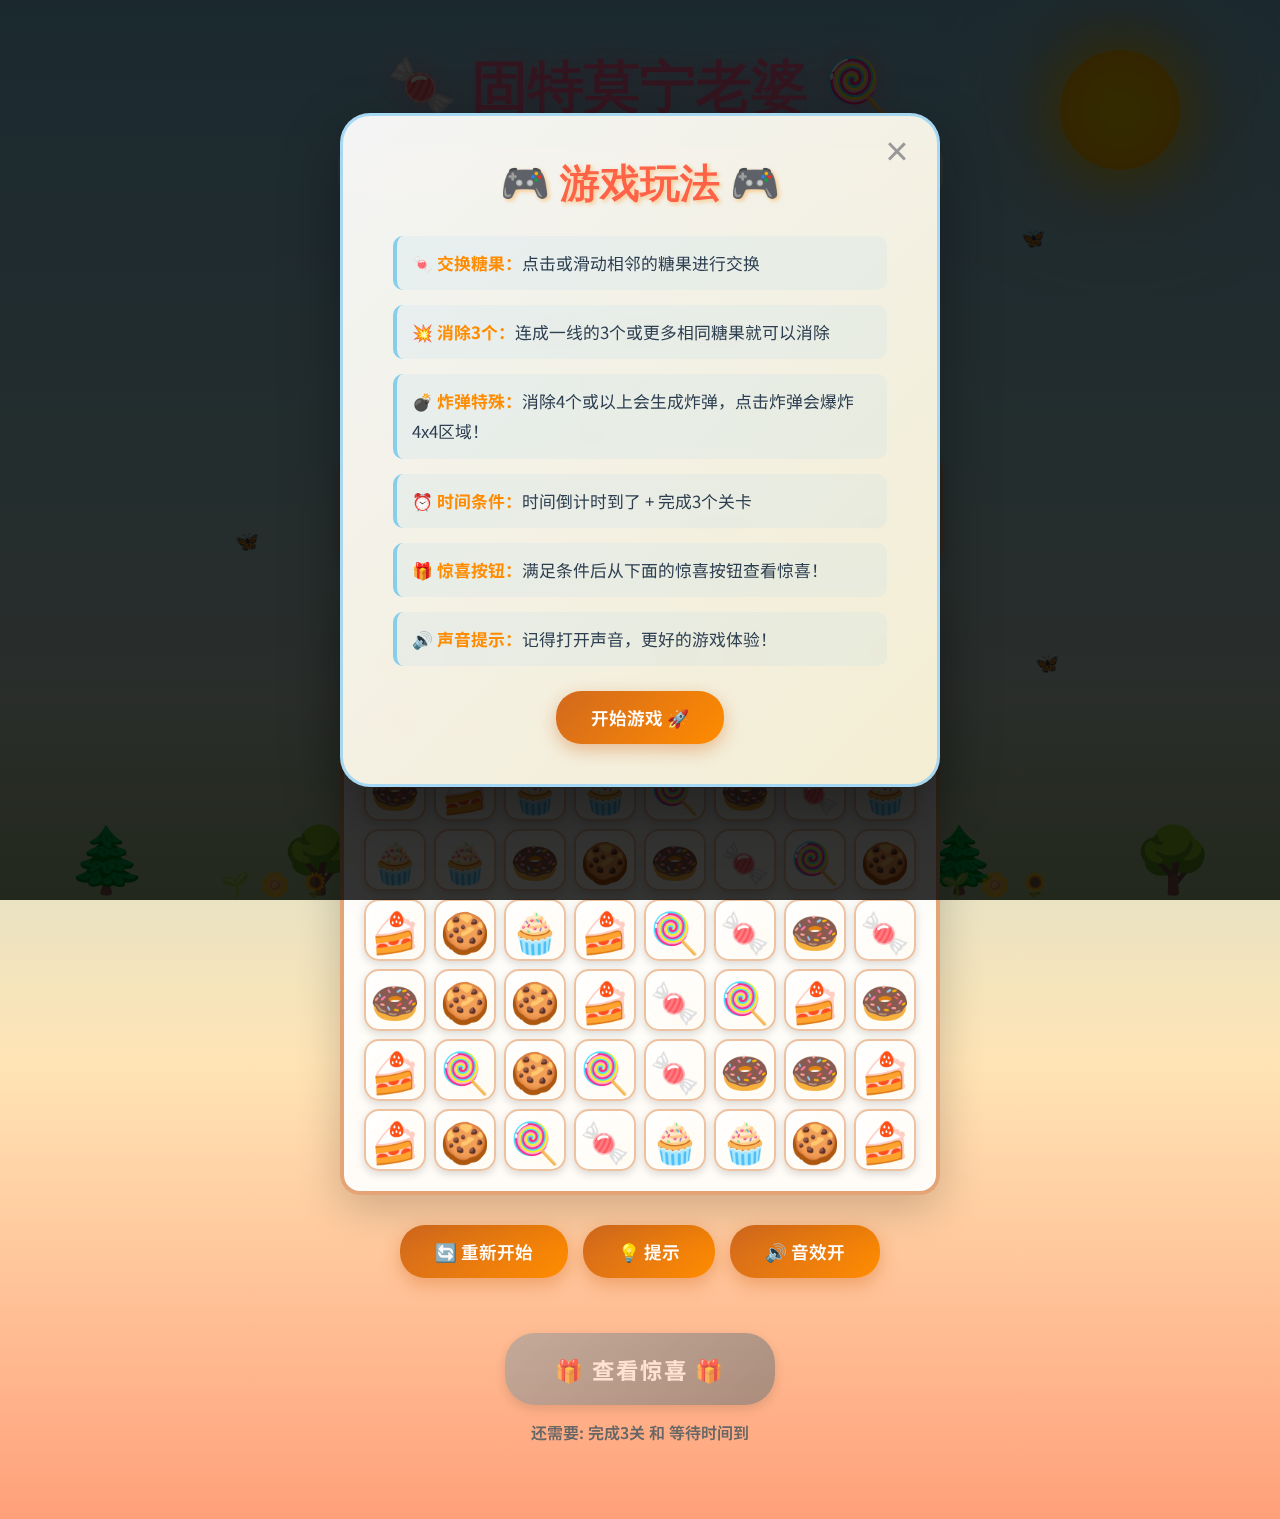
<file: index.html>
<!DOCTYPE html>
<html lang="zh">
<head>
    <meta charset="UTF-8">
    <meta name="viewport" content="width=device-width, initial-scale=1.0, maximum-scale=1.0, user-scalable=no">
    <title>🍬 固特莫宁老婆 🍭</title>
    <link href="https://fonts.googleapis.com/css2?family=Dancing+Script:wght@700&family=Noto+Sans+SC:wght@300;400&display=swap" rel="stylesheet">
    <link rel="stylesheet" href="styles.css">
</head>
<body>
    <!-- 太阳 -->
    <div class="sun" id="sun"></div>
    
    <!-- 云朵 -->
    <div class="clouds-container" id="clouds"></div>

    <!-- 飞鸟 -->
    <div class="birds-container" id="birds"></div>

    <!-- 树木 -->
    <div class="trees-container" id="trees"></div>

    <div class="container">
        <!-- 游戏主界面 -->
        <div class="game-section" id="gameSection">
            <h1 class="title">🍬 固特莫宁老婆 🍭</h1>
            <p class="subtitle">老婆固特莫宁， 起来了就玩游戏吧爱你哦，赢了3关才有惊喜</p>

            <!-- 教程弹窗 -->
            <div class="game-modal" id="tutorialModal" style="display: flex;">
                <div class="modal-content tutorial">
                    <button class="close-btn" id="closeTutorial">×</button>
                    <h2>🎮 游戏玩法 🎮</h2>
                    <div class="tutorial-content">
                        <p class="tutorial-item">🍬 <strong>交换糖果：</strong>点击或滑动相邻的糖果进行交换</p>
                        <p class="tutorial-item">💥 <strong>消除3个：</strong>连成一线的3个或更多相同糖果就可以消除</p>
                        <p class="tutorial-item">💣 <strong>炸弹特殊：</strong>消除4个或以上会生成炸弹，点击炸弹会爆炸4x4区域！</p>
                        <p class="tutorial-item">⏰ <strong>时间条件：</strong>时间倒计时到了 + 完成3个关卡</p>
                        <p class="tutorial-item">🎁 <strong>惊喜按钮：</strong>满足条件后从下面的惊喜按钮查看惊喜！</p>
                        <p class="tutorial-item">🔊 <strong>声音提示：</strong>记得打开声音，更好的游戏体验！</p>
                    </div>
                    <button class="game-btn" id="startGameBtn">开始游戏 🚀</button>
                </div>
            </div>

            <!-- 倒计时显示 -->
            <div class="countdown-box">
                <div class="countdown-label">✨ 惊喜倒计时 ✨</div>
                <div class="countdown-time" id="countdownTime">00:00:00</div>
                <div class="countdown-status" id="countdownStatus">游戏进度: <span id="levelProgress">0/3</span> 关</div>
            </div>

            <!-- 游戏信息栏 -->
            <div class="game-info">
                <div class="info-box">
                    <div class="info-label">关卡</div>
                    <div class="info-value" id="level">1</div>
                </div>
                <div class="info-box">
                    <div class="info-label">得分</div>
                    <div class="info-value" id="score">0</div>
                </div>
                <div class="info-box">
                    <div class="info-label">目标</div>
                    <div class="info-value" id="target">1000</div>
                </div>
                <div class="info-box">
                    <div class="info-label">移动次数</div>
                    <div class="info-value" id="moves">30</div>
                </div>
            </div>

            <!-- 游戏棋盘 -->
            <div class="game-board" id="gameBoard"></div>

            <!-- 控制按钮 -->
            <div class="game-controls">
                <button class="game-btn" id="restartBtn">🔄 重新开始</button>
                <button class="game-btn" id="hintBtn">💡 提示</button>
                <button class="game-btn" id="soundBtn">🔊 音效开</button>
            </div>
            
            <!-- 去惊喜页面按钮 -->
            <div class="surprise-button-container">
                <button class="surprise-btn disabled" id="surpriseBtn" disabled>
                    🎁 查看惊喜 🎁
                </button>
                <p class="surprise-hint" id="surpriseHint">完成条件后解锁</p>
            </div>

            <!-- 游戏胜利弹窗 -->
            <div class="game-modal" id="winModal">
                <div class="modal-content win">
                    <button class="close-btn" id="closeWinModal">×</button>
                    <h2 id="winTitle">🎉 恭喜过关！ 🎉</h2>
                    <p class="modal-score">得分: <span id="winScore">0</span></p>
                    <p class="modal-message" id="winMessage">太棒了！准备好下一关了吗？</p>
                    <button class="game-btn" id="nextLevelBtn">下一关 →</button>
                </div>
            </div>

            <!-- 游戏失败弹窗 -->
            <div class="game-modal" id="loseModal">
                <div class="modal-content lose">
                    <h2>💔 加油！ 💔</h2>
                    <p class="modal-score">得分: <span id="loseScore">0</span></p>
                    <p class="modal-message">差一点就成功了，再试一次吧！</p>
                    <button class="game-btn" id="retryBtn">重试</button>
                </div>
            </div>
        </div>
    </div>

    <script src="script.js"></script>
</body>
</html>
</file>
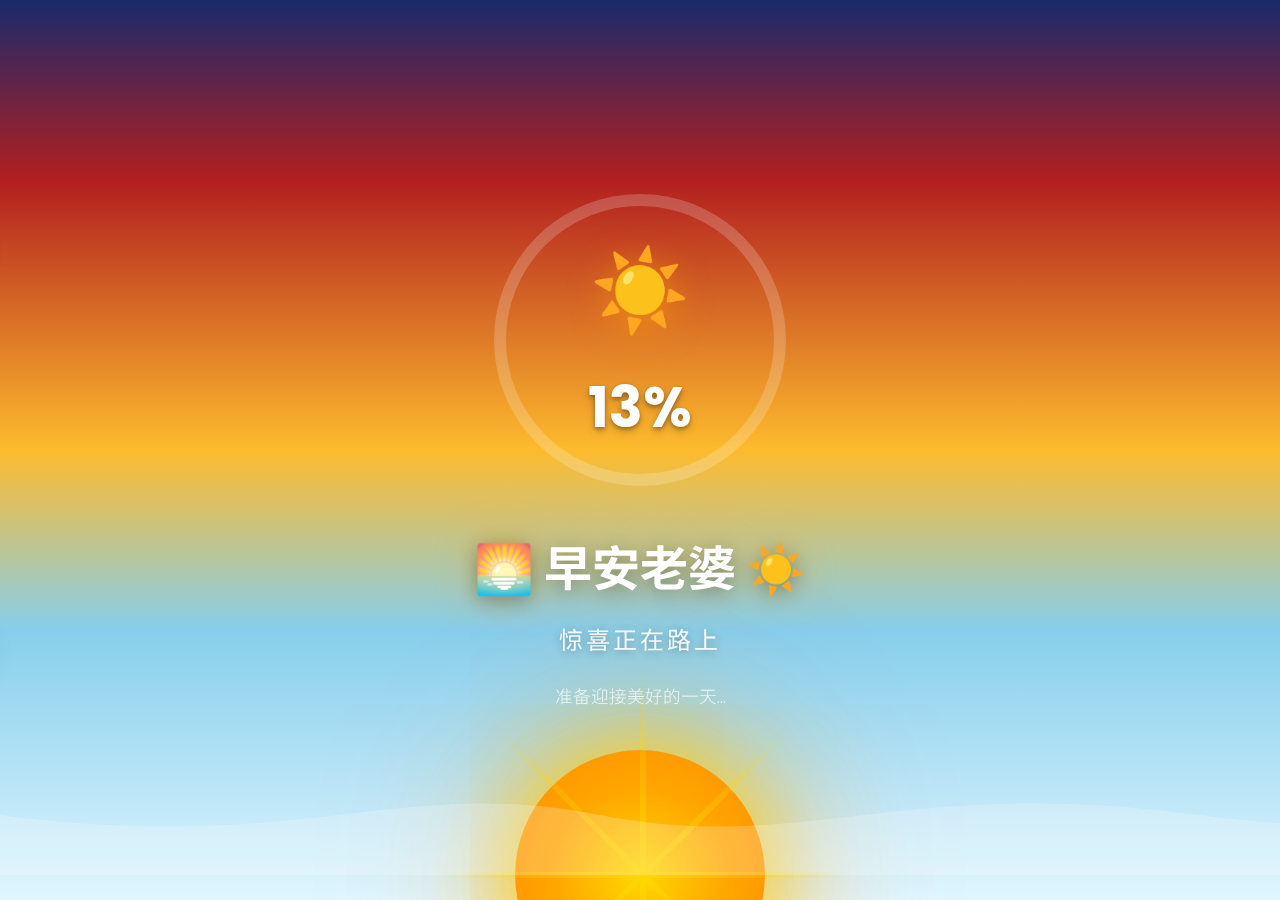
<file: loading.html>
<!DOCTYPE html>
<html lang="zh">
<head>
    <meta charset="UTF-8">
    <meta name="viewport" content="width=device-width, initial-scale=1.0">
    <title>🌅 早安惊喜 ☀️</title>
    <link href="https://fonts.googleapis.com/css2?family=Poppins:wght@300;400;600;700&family=Noto+Sans+SC:wght@300;400;700&display=swap" rel="stylesheet">
    <style>
        * {
            margin: 0;
            padding: 0;
            box-sizing: border-box;
        }

        body {
            min-height: 100vh;
            background: linear-gradient(to bottom, 
                #1a2a6c 0%, 
                #b21f1f 20%, 
                #fdbb2d 50%,
                #87CEEB 70%,
                #E0F6FF 100%);
            font-family: 'Poppins', 'Noto Sans SC', sans-serif;
            overflow: hidden;
            display: flex;
            align-items: center;
            justify-content: center;
            position: relative;
            animation: skyTransition 20s ease-in-out infinite;
        }

        @keyframes skyTransition {
            0%, 100% {
                background: linear-gradient(to bottom, 
                    #1a2a6c 0%, 
                    #b21f1f 20%, 
                    #fdbb2d 50%,
                    #87CEEB 70%,
                    #E0F6FF 100%);
            }
            50% {
                background: linear-gradient(to bottom, 
                    #0f2862 0%, 
                    #c72c41 20%, 
                    #f89b29 50%,
                    #6ab7d4 70%,
                    #d4eef7 100%);
            }
        }

        /* 太阳 */
        .sun {
            position: fixed;
            bottom: -100px;
            left: 50%;
            transform: translateX(-50%);
            width: 250px;
            height: 250px;
            background: radial-gradient(circle, #FFD700 0%, #FFA500 50%, #FF8C00 100%);
            border-radius: 50%;
            animation: sunRise 15s ease-in-out infinite;
            box-shadow: 0 0 80px rgba(255, 215, 0, 0.8),
                        0 0 150px rgba(255, 165, 0, 0.6),
                        0 0 200px rgba(255, 140, 0, 0.4);
            z-index: 1;
        }

        @keyframes sunRise {
            0% {
                bottom: -100px;
                box-shadow: 0 0 80px rgba(255, 215, 0, 0.8);
            }
            50% {
                bottom: 20%;
                box-shadow: 0 0 120px rgba(255, 215, 0, 1),
                            0 0 200px rgba(255, 165, 0, 0.8),
                            0 0 300px rgba(255, 140, 0, 0.6);
            }
            100% {
                bottom: -100px;
                box-shadow: 0 0 80px rgba(255, 215, 0, 0.8);
            }
        }

        /* 太阳光线 */
        .sun-ray {
            position: absolute;
            top: 50%;
            left: 50%;
            width: 6px;
            height: 200px;
            background: linear-gradient(to bottom, rgba(255, 215, 0, 0.6), transparent);
            transform-origin: top center;
            animation: rayRotate 8s linear infinite;
        }

        .sun-ray:nth-child(2) { transform: rotate(45deg); animation-delay: -1s; }
        .sun-ray:nth-child(3) { transform: rotate(90deg); animation-delay: -2s; }
        .sun-ray:nth-child(4) { transform: rotate(135deg); animation-delay: -3s; }
        .sun-ray:nth-child(5) { transform: rotate(180deg); animation-delay: -4s; }
        .sun-ray:nth-child(6) { transform: rotate(225deg); animation-delay: -5s; }
        .sun-ray:nth-child(7) { transform: rotate(270deg); animation-delay: -6s; }
        .sun-ray:nth-child(8) { transform: rotate(315deg); animation-delay: -7s; }

        @keyframes rayRotate {
            0% { opacity: 0.3; transform: rotate(0deg) scale(1); }
            50% { opacity: 0.8; transform: rotate(180deg) scale(1.2); }
            100% { opacity: 0.3; transform: rotate(360deg) scale(1); }
        }

        /* 云朵 */
        .cloud {
            position: fixed;
            background: rgba(255, 255, 255, 0.85);
            border-radius: 100px;
            box-shadow: 0 8px 30px rgba(0, 0, 0, 0.1);
            animation: cloudFloat 30s linear infinite;
        }

        .cloud::before,
        .cloud::after {
            content: '';
            position: absolute;
            background: rgba(255, 255, 255, 0.85);
            border-radius: 100px;
        }

        .cloud-1 {
            width: 120px;
            height: 50px;
            top: 15%;
            left: -150px;
            animation-duration: 35s;
        }

        .cloud-1::before {
            width: 60px;
            height: 60px;
            top: -30px;
            left: 15px;
        }

        .cloud-1::after {
            width: 80px;
            height: 60px;
            top: -25px;
            right: 15px;
        }

        .cloud-2 {
            width: 100px;
            height: 40px;
            top: 25%;
            left: -120px;
            animation-duration: 40s;
            animation-delay: -10s;
        }

        .cloud-2::before {
            width: 50px;
            height: 50px;
            top: -25px;
            left: 12px;
        }

        .cloud-2::after {
            width: 60px;
            height: 50px;
            top: -20px;
            right: 12px;
        }

        .cloud-3 {
            width: 90px;
            height: 35px;
            top: 70%;
            left: -100px;
            animation-duration: 45s;
            animation-delay: -20s;
        }

        .cloud-3::before {
            width: 40px;
            height: 45px;
            top: -20px;
            left: 10px;
        }

        .cloud-3::after {
            width: 50px;
            height: 45px;
            top: -18px;
            right: 10px;
        }

        @keyframes cloudFloat {
            from { transform: translateX(0); }
            to { transform: translateX(calc(100vw + 200px)); }
        }

        /* 鸟儿 */
        .bird {
            position: fixed;
            font-size: 24px;
            animation: birdFly 25s linear infinite;
            z-index: 10;
        }

        .bird-1 {
            top: 20%;
            left: -50px;
            animation-duration: 20s;
        }

        .bird-2 {
            top: 35%;
            left: -50px;
            animation-duration: 28s;
            animation-delay: -8s;
        }

        @keyframes birdFly {
            from {
                left: -50px;
                transform: translateY(0);
            }
            50% {
                transform: translateY(-30px);
            }
            to {
                left: calc(100% + 50px);
                transform: translateY(0);
            }
        }

        /* 金色粒子 */
        .sparkle {
            position: fixed;
            width: 4px;
            height: 4px;
            background: #FFD700;
            border-radius: 50%;
            pointer-events: none;
            animation: sparkleFloat 4s ease-in-out infinite;
            opacity: 0;
            z-index: 5;
            box-shadow: 0 0 10px #FFD700;
        }

        @keyframes sparkleFloat {
            0% {
                transform: translateY(100vh) scale(0);
                opacity: 0;
            }
            10% {
                opacity: 1;
            }
            90% {
                opacity: 1;
            }
            100% {
                transform: translateY(-100px) scale(1);
                opacity: 0;
            }
        }

        /* 加载容器 */
        .loading-container {
            position: relative;
            z-index: 20;
            display: flex;
            flex-direction: column;
            align-items: center;
            justify-content: center;
            text-align: center;
        }

        /* 圆形进度条 */
        .progress-ring {
            position: relative;
            width: 300px;
            height: 300px;
        }

        .progress-ring-circle {
            transform: rotate(-90deg);
            transform-origin: 50% 50%;
        }

        .progress-ring-bg {
            stroke: rgba(255, 255, 255, 0.2);
            fill: none;
            stroke-width: 12;
        }

        .progress-ring-fill {
            stroke: url(#gradient);
            fill: none;
            stroke-width: 12;
            stroke-linecap: round;
            stroke-dasharray: 880;
            stroke-dashoffset: 880;
            animation: progressFill 15s linear forwards;
            filter: drop-shadow(0 0 10px rgba(255, 165, 0, 0.8));
        }

        @keyframes progressFill {
            to {
                stroke-dashoffset: 0;
            }
        }

        /* 中心内容 */
        .progress-center {
            position: absolute;
            top: 50%;
            left: 50%;
            transform: translate(-50%, -50%);
            display: flex;
            flex-direction: column;
            align-items: center;
            justify-content: center;
        }

        .progress-icon {
            font-size: 5rem;
            margin-bottom: 15px;
            animation: iconFloat 3s ease-in-out infinite;
            filter: drop-shadow(0 5px 15px rgba(255, 165, 0, 0.5));
        }

        @keyframes iconFloat {
            0%, 100% {
                transform: translateY(0) scale(1);
            }
            50% {
                transform: translateY(-15px) scale(1.1);
            }
        }

        .progress-percentage {
            font-size: 3.5rem;
            font-weight: 700;
            color: #ffffff;
            text-shadow: 
                0 2px 4px rgba(0, 0, 0, 0.3),
                0 4px 8px rgba(0, 0, 0, 0.2);
        }

        @keyframes gradientMove {
            0%, 100% {
                background-position: 0% 50%;
            }
            50% {
                background-position: 100% 50%;
            }
        }

        /* 文字样式 */
        .loading-title {
            font-size: 3rem;
            font-weight: 700;
            color: #fff;
            margin-top: 40px;
            text-shadow: 0 4px 20px rgba(0, 0, 0, 0.3),
                         0 0 40px rgba(255, 165, 0, 0.4);
            animation: titlePulse 2s ease-in-out infinite;
        }

        @keyframes titlePulse {
            0%, 100% {
                transform: scale(1);
                text-shadow: 0 4px 20px rgba(0, 0, 0, 0.3);
            }
            50% {
                transform: scale(1.02);
                text-shadow: 0 4px 30px rgba(0, 0, 0, 0.4),
                             0 0 60px rgba(255, 165, 0, 0.6);
            }
        }

        .loading-subtitle {
            font-size: 1.5rem;
            color: rgba(255, 255, 255, 0.9);
            margin-top: 15px;
            letter-spacing: 3px;
            text-shadow: 0 2px 10px rgba(0, 0, 0, 0.3);
        }

        .loading-message {
            font-size: 1.1rem;
            color: rgba(255, 255, 255, 0.8);
            margin-top: 25px;
            font-weight: 300;
            animation: messageFade 3s ease-in-out infinite;
        }

        @keyframes messageFade {
            0%, 100% {
                opacity: 0.6;
            }
            50% {
                opacity: 1;
            }
        }

        .loading-dots::after {
            content: '...';
            animation: dots 1.5s steps(4, end) infinite;
        }

        @keyframes dots {
            0%, 20% { content: '.'; }
            40% { content: '..'; }
            60%, 100% { content: '...'; }
        }

        /* 波浪装饰 */
        .wave {
            position: fixed;
            bottom: -5px;
            left: 0;
            width: 100%;
            height: 150px;
            background: url("data:image/svg+xml,%3Csvg xmlns='http://www.w3.org/2000/svg' viewBox='0 0 1200 120'%3E%3Cpath d='M0,60 C300,100 400,20 600,60 C800,100 900,20 1200,60 L1200,120 L0,120 Z' fill='rgba(255,255,255,0.2)'/%3E%3C/svg%3E");
            background-size: 1200px 120px;
            animation: waveMove 10s linear infinite;
            opacity: 0.6;
            z-index: 2;
        }

        .wave:nth-child(2) {
            bottom: -10px;
            animation-duration: 15s;
            animation-delay: -5s;
            opacity: 0.4;
        }

        @keyframes waveMove {
            0% {
                background-position: 0 0;
            }
            100% {
                background-position: 1200px 0;
            }
        }

        /* 响应式设计 */
        @media (max-width: 768px) {
            .sun {
                width: 180px;
                height: 180px;
            }

            .progress-ring {
                width: 240px;
                height: 240px;
                margin: 0 auto;
            }

            .progress-ring svg {
                width: 240px;
                height: 240px;
            }

            .progress-icon {
                font-size: 3.5rem;
            }

            .progress-percentage {
                font-size: 2.5rem;
            }

            .loading-title {
                font-size: 2.2rem;
            }

            .loading-subtitle {
                font-size: 1.2rem;
            }

            .loading-message {
                font-size: 1rem;
            }
        }

        @media (max-width: 480px) {
            .sun {
                width: 140px;
                height: 140px;
            }

            .progress-ring {
                width: 200px;
                height: 200px;
                margin: 0 auto;
            }

            .progress-ring svg {
                width: 200px;
                height: 200px;
            }

            .progress-icon {
                font-size: 2.5rem;
            }

            .progress-percentage {
                font-size: 2rem;
            }

            .loading-title {
                font-size: 1.8rem;
            }

            .loading-subtitle {
                font-size: 1rem;
                letter-spacing: 2px;
            }

            .loading-message {
                font-size: 0.9rem;
            }
        }
    </style>
</head>
<body>
    <!-- 太阳 -->
    <div class="sun">
        <div class="sun-ray"></div>
        <div class="sun-ray"></div>
        <div class="sun-ray"></div>
        <div class="sun-ray"></div>
        <div class="sun-ray"></div>
        <div class="sun-ray"></div>
        <div class="sun-ray"></div>
        <div class="sun-ray"></div>
    </div>

    <!-- 云朵 -->
    <div class="cloud cloud-1"></div>
    <div class="cloud cloud-2"></div>
    <div class="cloud cloud-3"></div>

    <!-- 鸟儿 -->
    <div class="bird bird-1">🦅</div>
    <div class="bird bird-2">🕊️</div>

    <!-- 波浪装饰 -->
    <div class="wave"></div>
    <div class="wave"></div>

    <!-- 加载容器 -->
    <div class="loading-container">
        <div class="progress-ring">
            <svg width="300" height="300" viewBox="0 0 300 300">
                <defs>
                    <linearGradient id="gradient" x1="0%" y1="0%" x2="100%" y2="100%">
                        <stop offset="0%" style="stop-color:#B2F5EA;stop-opacity:1" />
                        <stop offset="50%" style="stop-color:#4FD1C5;stop-opacity:1" />
                        <stop offset="100%" style="stop-color:#38B2AC;stop-opacity:1" />
                    </linearGradient>
                </defs>
                <circle class="progress-ring-bg" cx="150" cy="150" r="140" />
                <circle class="progress-ring-fill" cx="150" cy="150" r="140" />
            </svg>
            
            <div class="progress-center">
                <div class="progress-icon">☀️</div>
                <div class="progress-percentage" id="percentage">0%</div>
            </div>
        </div>

        <h1 class="loading-title">🌅 早安老婆 ☀️</h1>
        <p class="loading-subtitle">惊喜正在路上</p>
        <p class="loading-message">准备迎接美好的一天<span class="loading-dots"></span></p>
    </div>

    <script>
        // 创建金色粒子
        function createSparkles() {
            setInterval(() => {
                const sparkle = document.createElement('div');
                sparkle.className = 'sparkle';
                sparkle.style.left = Math.random() * 100 + '%';
                sparkle.style.animationDuration = (3 + Math.random() * 2) + 's';
                sparkle.style.animationDelay = Math.random() + 's';
                document.body.appendChild(sparkle);
                
                setTimeout(() => sparkle.remove(), 5000);
            }, 300);
        }

        // 更新百分比
        function updatePercentage() {
            const percentageEl = document.getElementById('percentage');
            let current = 0;
            const interval = setInterval(() => {
                current += 1;
                percentageEl.textContent = current + '%';
                
                if (current >= 100) {
                    clearInterval(interval);
                    setTimeout(() => {
                        window.location.href = 'surprise.html';
                    }, 800);
                }
            }, 150); // 15秒
        }

        // 初始化
        createSparkles();
        updatePercentage();
    </script>
</body>
</html>
</file>
<file: styles.css>
* {
    margin: 0;
    padding: 0;
    box-sizing: border-box;
}

body {
    min-height: 100vh;
    background: linear-gradient(to bottom, #87CEEB 0%, #B0E0E6 30%, #FFE4B5 70%, #FFA07A 100%);
    font-family: 'Noto Sans SC', sans-serif;
    overflow-x: hidden;
    overflow-y: auto;
    position: relative;
    -webkit-overflow-scrolling: touch;
}

/* 太阳 */
.sun {
    position: fixed;
    top: 50px;
    right: 100px;
    width: 120px;
    height: 120px;
    background: radial-gradient(circle, #FFD700 0%, #FFA500 100%);
    border-radius: 50%;
    box-shadow: 0 0 60px rgba(255, 215, 0, 0.8),
                0 0 100px rgba(255, 165, 0, 0.6),
                0 0 140px rgba(255, 140, 0, 0.4);
    z-index: 1;
    animation: sunPulse 4s ease-in-out infinite;
}

@keyframes sunPulse {
    0%, 100% { transform: scale(1); box-shadow: 0 0 60px rgba(255, 215, 0, 0.8), 0 0 100px rgba(255, 165, 0, 0.6); }
    50% { transform: scale(1.05); box-shadow: 0 0 80px rgba(255, 215, 0, 1), 0 0 120px rgba(255, 165, 0, 0.8); }
}

/* 太阳光芒 */
.sun::before {
    content: '';
    position: absolute;
    top: 50%;
    left: 50%;
    width: 200px;
    height: 200px;
    margin: -100px 0 0 -100px;
    background: radial-gradient(circle, rgba(255, 215, 0, 0.3) 0%, transparent 70%);
    animation: sunRays 8s linear infinite;
}

@keyframes sunRays {
    from { transform: rotate(0deg); }
    to { transform: rotate(360deg); }
}

/* 云朵容器 */
.clouds-container {
    position: fixed;
    top: 0;
    left: 0;
    width: 100%;
    height: 100%;
    pointer-events: none;
    z-index: 1;
    overflow: hidden;
}

.cloud {
    position: absolute;
    font-size: 3rem;
    opacity: 0.8;
    animation: cloudFloat 20s linear infinite;
}

@keyframes cloudFloat {
    from {
        transform: translateX(-100px);
    }
    to {
        transform: translateX(calc(100vw + 100px));
    }
}

/* 树木容器 */
.trees-container {
    position: fixed;
    bottom: 0;
    left: 0;
    width: 100%;
    height: 200px;
    pointer-events: none;
    z-index: 1;
    display: flex;
    align-items: flex-end;
    justify-content: space-around;
    background: linear-gradient(to top, rgba(34, 139, 34, 0.3) 0%, transparent 100%);
}

.tree {
    font-size: 4rem;
    animation: treeWave 3s ease-in-out infinite;
    transform-origin: bottom center;
}

@keyframes treeWave {
    0%, 100% { transform: rotate(0deg); }
    25% { transform: rotate(-2deg); }
    75% { transform: rotate(2deg); }
}

/* 草地和花 */
.trees-container::before {
    content: '🌱🌼🌻🌸🌺🌷🌱🌼🌻🌸🌺🌷🌱🌼🌻🌸🌺🌷🌱🌼🌻';
    position: absolute;
    bottom: 0;
    left: 0;
    width: 100%;
    font-size: 1.5rem;
    text-align: center;
    letter-spacing: 10px;
    opacity: 0.8;
}

/* 飞鸟容器 */
.birds-container {
    position: fixed;
    top: 0;
    left: 0;
    width: 100%;
    height: 100%;
    pointer-events: none;
    z-index: 2;
    overflow: hidden;
}

.bird {
    position: absolute;
    font-size: 1.5rem;
    opacity: 0.7;
    animation: birdFly 15s linear infinite;
}

@keyframes birdFly {
    from {
        transform: translateX(-100px) translateY(0);
    }
    to {
        transform: translateX(calc(100vw + 100px)) translateY(-50px);
    }
}

/* 蝴蝶效果 */
.butterfly {
    position: fixed;
    font-size: 1.2rem;
    animation: butterflyFloat 8s ease-in-out infinite;
    pointer-events: none;
    z-index: 3;
}

@keyframes butterflyFloat {
    0%, 100% { transform: translate(0, 0) rotate(0deg); }
    25% { transform: translate(30px, -20px) rotate(5deg); }
    50% { transform: translate(-30px, -40px) rotate(-5deg); }
    75% { transform: translate(30px, -60px) rotate(5deg); }
}

/* 主容器 */
.container {
    position: relative;
    z-index: 2;
    max-width: 900px;
    margin: 0 auto;
    padding: 20px 10px;
}

/* 游戏标题 */
.title {
    font-family: 'Dancing Script', cursive;
    font-size: 3rem;
    color: #D2691E;
    text-align: center;
    margin: 30px 0 10px;
    text-shadow: 2px 2px 4px rgba(139, 69, 19, 0.4), 0 0 15px rgba(255, 215, 0, 0.3);
    animation: glow 2s ease-in-out infinite;
}

.subtitle {
    text-align: center;
    color: #2C3E50;
    font-weight: 600;
    font-size: 1.15rem;
    margin-bottom: 30px;
    text-shadow: 1px 1px 3px rgba(255, 255, 255, 0.8);
    background: rgba(255, 255, 255, 0.5);
    padding: 10px 20px;
    border-radius: 15px;
    display: inline-block;
    margin-left: auto;
    margin-right: auto;
}

@keyframes glow {
    0%, 100% { text-shadow: 2px 2px 4px rgba(139, 69, 19, 0.4), 0 0 15px rgba(255, 215, 0, 0.3); }
    50% { text-shadow: 2px 2px 6px rgba(139, 69, 19, 0.6), 0 0 25px rgba(255, 215, 0, 0.5); }
}

/* 游戏信息栏 */
.game-info {
    display: flex;
    justify-content: space-around;
    gap: 15px;
    margin: 30px 0;
    flex-wrap: wrap;
}

.game-section {
    text-align: center;
}

.info-box {
    background: rgba(255, 255, 255, 0.85);
    backdrop-filter: blur(10px);
    border: 3px solid rgba(210, 105, 30, 0.5);
    border-radius: 15px;
    padding: 15px 25px;
    text-align: center;
    min-width: 120px;
    flex: 1;
    box-shadow: 0 4px 15px rgba(0, 0, 0, 0.15);
    transition: transform 0.3s ease;
}

.info-box:hover {
    transform: translateY(-2px);
    box-shadow: 0 6px 20px rgba(0, 0, 0, 0.2);
}

.info-label {
    color: #8B4513;
    font-size: 0.9rem;
    margin-bottom: 8px;
    font-weight: 700;
    text-transform: uppercase;
    letter-spacing: 1px;
}

.info-value {
    color: #1C1C1C;
    font-size: 2rem;
    font-weight: bold;
    text-shadow: 1px 1px 3px rgba(255, 255, 255, 0.9);
}

/* 倒计时显示 */
.countdown-box {
    background: linear-gradient(135deg, rgba(255, 255, 255, 0.95), rgba(255, 250, 240, 0.95));
    border-radius: 20px;
    padding: 20px;
    margin: 25px auto;
    max-width: 500px;
    box-shadow: 0 8px 25px rgba(0, 0, 0, 0.15);
    border: 3px solid #FFD700;
    text-align: center;
}

.countdown-label {
    font-size: 1.3rem;
    font-weight: 700;
    color: #D2691E;
    margin-bottom: 12px;
    text-shadow: 1px 1px 2px rgba(0, 0, 0, 0.1);
}

.countdown-time {
    font-size: 2.5rem;
    font-weight: 800;
    color: #FF6347;
    font-family: 'Courier New', monospace;
    letter-spacing: 3px;
    margin: 10px 0;
    text-shadow: 2px 2px 4px rgba(0, 0, 0, 0.2);
    transition: color 0.3s ease;
}

.countdown-status {
    font-size: 1.1rem;
    color: #2C3E50;
    margin-top: 12px;
    font-weight: 600;
}

.countdown-status span {
    color: #FF8C00;
    font-weight: 700;
    font-size: 1.2rem;
}

/* 游戏棋盘 */
.game-board {
    display: grid;
    gap: 8px;
    background: rgba(255, 255, 255, 0.9);
    backdrop-filter: blur(15px);
    border: 4px solid rgba(210, 105, 30, 0.6);
    border-radius: 20px;
    padding: 20px;
    margin: 30px auto;
    max-width: min(600px, 90vw);
    width: 100%;
    box-shadow: 0 12px 45px rgba(0, 0, 0, 0.2), inset 0 0 30px rgba(255, 255, 255, 0.5);
}

/* 糖果样式 */
.candy {
    aspect-ratio: 1;
    background: linear-gradient(135deg, rgba(255, 255, 255, 0.95), rgba(255, 250, 240, 0.9));
    border: 2px solid rgba(210, 105, 30, 0.4);
    border-radius: 15px;
    display: flex;
    align-items: center;
    justify-content: center;
    font-size: 2.5rem;
    cursor: pointer;
    transition: all 0.3s ease;
    user-select: none;
    -webkit-user-select: none;
    -webkit-tap-highlight-color: transparent;
    touch-action: none;
    box-shadow: 0 3px 8px rgba(0, 0, 0, 0.15), inset 0 0 10px rgba(255, 255, 255, 0.8);
}

.candy:hover {
    transform: scale(1.1);
    border-color: rgba(210, 105, 30, 0.8);
    box-shadow: 0 5px 20px rgba(210, 105, 30, 0.5), inset 0 0 15px rgba(255, 255, 255, 0.9);
}

.candy.selected {
    background: linear-gradient(135deg, rgba(255, 215, 0, 0.6), rgba(255, 165, 0, 0.5));
    border-color: #D2691E;
    border-width: 3px;
    box-shadow: 0 0 30px rgba(210, 105, 30, 0.9), inset 0 0 20px rgba(255, 255, 255, 0.7);
    transform: scale(1.15);
}

.candy.swapping {
    animation: swap 0.3s ease;
}

@keyframes swap {
    0%, 100% { transform: scale(1); }
    50% { transform: scale(0.9) rotate(10deg); }
}

.candy.matched {
    animation: match 0.4s ease forwards;
}

@keyframes match {
    0% { transform: scale(1); opacity: 1; }
    50% { transform: scale(1.3); opacity: 0.8; }
    100% { transform: scale(0); opacity: 0; }
}

/* 炸弹糖果样式 */
.candy.bomb-candy {
    animation: bombPulse 1s ease-in-out infinite;
    box-shadow: 0 0 15px rgba(255, 69, 0, 0.8), 0 0 30px rgba(255, 69, 0, 0.4);
    background: radial-gradient(circle, rgba(255, 140, 0, 0.3) 0%, transparent 70%);
}

.candy.bomb-explode {
    animation: bombExplode 0.4s ease forwards;
}

@keyframes bombPulse {
    0%, 100% { transform: scale(1); box-shadow: 0 0 15px rgba(255, 69, 0, 0.6); }
    50% { transform: scale(1.15); box-shadow: 0 0 25px rgba(255, 69, 0, 1), 0 0 40px rgba(255, 140, 0, 0.6); }
}

@keyframes bombExplode {
    0% { transform: scale(1); opacity: 1; }
    30% { transform: scale(1.8); opacity: 1; }
    60% { transform: scale(2.5) rotate(45deg); opacity: 0.5; background: radial-gradient(circle, #FF4500 0%, #FFA500 100%); }
    100% { transform: scale(3) rotate(90deg); opacity: 0; }
}

.candy.hint {
    animation: hintPulse 1s ease-in-out 2;
}

@keyframes hintPulse {
    0%, 100% { transform: scale(1); box-shadow: 0 0 0 rgba(255, 215, 0, 0); }
    50% { transform: scale(1.1); box-shadow: 0 0 30px rgba(255, 215, 0, 0.8); }
}

/* 粒子效果 */
.particle {
    position: fixed;
    width: 8px;
    height: 8px;
    border-radius: 50%;
    pointer-events: none;
    z-index: 1000;
}

/* 彩带效果 */
.confetti {
    position: fixed;
    width: 10px;
    height: 10px;
    top: -20px;
    animation: confettiFall 3s linear forwards;
    pointer-events: none;
    z-index: 1000;
    opacity: 0.9;
}

@keyframes confettiFall {
    0% { transform: translateY(0) rotate(0deg); opacity: 1; }
    100% { transform: translateY(100vh) rotate(720deg); opacity: 0; }
}

/* 控制按钮 */
.game-controls {
    display: flex;
    justify-content: center;
    gap: 15px;
    margin: 30px 0;
    flex-wrap: wrap;
}

.game-btn {
    background: linear-gradient(135deg, #D2691E, #FF8C00);
    border: none;
    border-radius: 25px;
    padding: 14px 35px;
    font-size: 1.1rem;
    font-weight: 600;
    color: white;
    cursor: pointer;
    transition: all 0.3s ease;
    box-shadow: 0 6px 18px rgba(210, 105, 30, 0.4);
    font-family: 'Noto Sans SC', sans-serif;
}

.game-btn:hover {
    transform: translateY(-3px);
    box-shadow: 0 10px 25px rgba(210, 105, 30, 0.6);
    background: linear-gradient(135deg, #C85A17, #FF9500);
}

.game-btn:active {
    transform: translateY(0);
}

/* 惊喜按钮容器 */
.surprise-button-container {
    text-align: center;
    margin: 35px 0;
    padding: 20px;
}

.surprise-btn {
    background: linear-gradient(135deg, #FF69B4, #FF1493);
    border: none;
    border-radius: 30px;
    padding: 20px 50px;
    font-size: 1.4rem;
    font-weight: 700;
    color: white;
    cursor: pointer;
    transition: all 0.4s ease;
    box-shadow: 0 8px 25px rgba(255, 105, 180, 0.5);
    font-family: 'Noto Sans SC', sans-serif;
    text-transform: uppercase;
    letter-spacing: 2px;
    position: relative;
    overflow: hidden;
}

.surprise-btn::before {
    content: '';
    position: absolute;
    top: 50%;
    left: 50%;
    width: 0;
    height: 0;
    border-radius: 50%;
    background: rgba(255, 255, 255, 0.3);
    transform: translate(-50%, -50%);
    transition: width 0.6s, height 0.6s;
}

.surprise-btn:hover::before {
    width: 400px;
    height: 400px;
}

.surprise-btn:hover {
    transform: translateY(-5px) scale(1.05);
    box-shadow: 0 12px 35px rgba(255, 105, 180, 0.7);
}

.surprise-btn:active {
    transform: translateY(-2px) scale(1.02);
}

.surprise-btn.disabled {
    background: linear-gradient(135deg, #9E9E9E, #757575);
    cursor: not-allowed;
    box-shadow: 0 4px 12px rgba(0, 0, 0, 0.2);
    opacity: 0.6;
}

.surprise-btn.disabled:hover {
    transform: none;
    box-shadow: 0 4px 12px rgba(0, 0, 0, 0.2);
}

.surprise-hint {
    margin-top: 15px;
    font-size: 1rem;
    color: #666;
    font-weight: 600;
    transition: all 0.3s ease;
}

/* 游戏弹窗 */
.game-modal {
    position: fixed;
    top: 0;
    left: 0;
    width: 100%;
    height: 100%;
    background: rgba(0, 0, 0, 0.8);
    display: none;
    align-items: center;
    justify-content: center;
    z-index: 1000;
    animation: fadeIn 0.3s ease;
}

@keyframes fadeIn {
    from { opacity: 0; }
    to { opacity: 1; }
}

.modal-content {
    background: linear-gradient(135deg, rgba(255, 255, 255, 0.95), rgba(255, 248, 220, 0.95));
    backdrop-filter: blur(10px);
    border: 3px solid rgba(255, 140, 0, 0.5);
    border-radius: 30px;
    padding: 40px;
    text-align: center;
    max-width: 400px;
    width: 90%;
    box-shadow: 0 20px 60px rgba(0, 0, 0, 0.3);
    animation: modalSlideIn 0.5s ease;
}

@keyframes modalSlideIn {
    from { transform: translateY(-50px); opacity: 0; }
    to { transform: translateY(0); opacity: 1; }
}

.modal-content.win {
    border-color: rgba(255, 215, 0, 0.7);
}

.modal-content.lose {
    border-color: rgba(255, 107, 157, 0.7);
}

/* 教程弹窗特殊样式 */
.modal-content.tutorial {
    max-width: 600px;
    border-color: rgba(135, 206, 250, 0.7);
    position: relative;
}

.close-btn {
    position: absolute;
    top: 15px;
    right: 20px;
    background: none;
    border: none;
    font-size: 2.5rem;
    color: #999;
    cursor: pointer;
    line-height: 1;
    width: 40px;
    height: 40px;
    display: flex;
    align-items: center;
    justify-content: center;
    transition: all 0.3s ease;
    border-radius: 50%;
}

.close-btn:hover {
    background: rgba(0, 0, 0, 0.1);
    color: #333;
    transform: rotate(90deg);
}

.tutorial-content {
    text-align: left;
    margin: 25px 0;
    padding: 0 10px;
}

.tutorial-item {
    font-size: 1.05rem;
    color: #2C3E50;
    margin: 15px 0;
    line-height: 1.8;
    padding: 12px 15px;
    background: rgba(135, 206, 250, 0.1);
    border-radius: 10px;
    border-left: 4px solid #87CEEB;
}

.tutorial-item strong {
    color: #FF8C00;
    font-weight: 700;
}

.modal-content h2 {
    font-family: 'Dancing Script', cursive;
    font-size: 2.5rem;
    color: #FF6347;
    margin-bottom: 20px;
    text-shadow: 2px 2px 4px rgba(255, 140, 0, 0.4);
}

.modal-content.win h2 {
    color: #FF8C00;
    text-shadow: 2px 2px 4px rgba(255, 215, 0, 0.6);
}

.modal-score {
    font-size: 1.5rem;
    color: #2F4F4F;
    margin: 20px 0;
    font-weight: bold;
}

.modal-message {
    color: rgba(47, 79, 79, 0.9);
    font-size: 1.1rem;
    margin: 20px 0;
    line-height: 1.6;
}

/* 响应式设计 */
@media (max-width: 768px) {
    body {
        overflow-x: hidden;
    }
    
    .container {
        padding: 10px 5px;
    }
    
    .title {
        font-size: 2.2rem;
        margin: 20px 0 10px;
    }
    
    .subtitle {
        font-size: 0.95rem;
        padding: 8px 15px;
        margin-bottom: 20px;
        max-width: 90vw;
        word-wrap: break-word;
    }
    
    .game-info {
        gap: 10px;
        margin: 20px 0;
    }
    
    .info-box {
        min-width: 70px;
        padding: 10px 12px;
        flex: 1 1 calc(25% - 10px);
    }
    
    .info-label {
        font-size: 0.75rem;
        margin-bottom: 5px;
    }
    
    .info-value {
        font-size: 1.5rem;
    }
    
    .game-board {
        padding: 8px;
        gap: 3px;
        max-width: 95vw;
        margin: 15px auto;
        border-width: 2px;
    }
    
    .candy {
        font-size: 1.6rem;
        border-radius: 8px;
        /* 增大触摸区域 */
        min-height: 35px;
        border-width: 1.5px;
    }
    
    .game-controls {
        gap: 10px;
        margin: 20px 0;
    }
    
    .game-btn {
        font-size: 1rem;
        padding: 12px 25px;
    }
    
    .modal-content {
        padding: 30px 20px;
        width: 85%;
    }
    
    .modal-content h2 {
        font-size: 2rem;
    }
    
    /* 隐藏部分装饰元素以提高性能 */
    .butterfly {
        display: none;
    }
    
    .trees-container {
        height: 150px;
    }
    
    .tree {
        font-size: 3rem;
    }
    
    .sun {
        width: 80px;
        height: 80px;
        right: 20px;
        top: 30px;
    }
    
    /* 倒计时响应式 */
    .countdown-box {
        margin: 20px 10px;
        padding: 15px;
        max-width: 90vw;
    }
    
    .countdown-label {
        font-size: 1.1rem;
    }
    
    .countdown-time {
        font-size: 2rem;
        letter-spacing: 2px;
    }
    
    .countdown-status {
        font-size: 1rem;
    }
    
    /* 惊喜按钮响应式 */
    .surprise-btn {
        padding: 16px 40px;
        font-size: 1.2rem;
        letter-spacing: 1px;
    }
    
    .surprise-hint {
        font-size: 0.9rem;
    }
}

@media (max-width: 480px) {
    .title {
        font-size: 1.8rem;
    }
    
    .subtitle {
        font-size: 0.8rem;
        padding: 6px 10px;
        max-width: 95vw;
        line-height: 1.4;
    }
    
    .info-box {
        min-width: 60px;
        padding: 8px 10px;
    }
    
    .info-label {
        font-size: 0.7rem;
    }
    
    .info-value {
        font-size: 1.3rem;
    }
    
    .candy {
        font-size: 1.5rem;
        min-height: 32px;
        border-radius: 6px;
        border-width: 1px;
    }
    
    .game-board {
        padding: 6px;
        gap: 2px;
        max-width: 98vw;
        margin: 10px auto;
        border-width: 2px;
    }
    
    .game-btn {
        font-size: 0.9rem;
        padding: 10px 20px;
    }
    
    .modal-content {
        padding: 25px 15px;
        width: 90%;
    }
    
    .modal-content h2 {
        font-size: 1.8rem;
    }
    
    .modal-score {
        font-size: 1.3rem;
    }
    
    .modal-message {
        font-size: 1rem;
    }
    
    /* 教程弹窗响应式 */
    .tutorial-content {
        padding: 0 5px;
    }
    
    .tutorial-item {
        font-size: 0.95rem;
        padding: 10px 12px;
        margin: 12px 0;
    }
    
    .close-btn {
        font-size: 2rem;
        width: 35px;
        height: 35px;
    }
    
    .trees-container {
        height: 120px;
    }
    
    .tree {
        font-size: 2.5rem;
    }
    
    .sun {
        width: 60px;
        height: 60px;
        right: 15px;
        top: 20px;
    }
    
    .cloud {
        font-size: 2rem;
    }
    
    .bird {
        font-size: 1.2rem;
    }
    
    /* 倒计时响应式 - 小屏幕 */
    .countdown-box {
        margin: 15px 5px;
        padding: 12px;
    }
    
    .countdown-label {
        font-size: 0.95rem;
    }
    
    .countdown-time {
        font-size: 1.7rem;
        letter-spacing: 1px;
    }
    
    .countdown-status {
        font-size: 0.9rem;
    }
    
    .countdown-status span {
        font-size: 1rem;
    }
    
    /* 惊喜按钮响应式 - 小屏幕 */
    .surprise-btn {
        padding: 14px 30px;
        font-size: 1rem;
        letter-spacing: 0.5px;
    }
    
    .surprise-hint {
        font-size: 0.85rem;
    }
}

/* 触摸优化 */
@media (hover: none) and (pointer: coarse) {
    .candy {
        -webkit-tap-highlight-color: transparent;
        touch-action: none;
        user-select: none;
        -webkit-user-select: none;
    }
    
    .game-btn {
        -webkit-tap-highlight-color: transparent;
        min-height: 44px; /* iOS 推荐的最小触摸目标 */
    }
    
    .info-box:hover {
        transform: none; /* 移动设备禁用悬停效果 */
    }
    
    .game-btn:hover {
        transform: none;
    }
    
    .game-btn:active {
        transform: scale(0.95);
    }
}

    z-index: 2;
}

@keyframes fireflyMove {
    0%, 100% { transform: translate(0, 0) scale(1); opacity: 0.8; }
    25% { transform: translate(100px, -50px) scale(1.2); opacity: 1; }
    50% { transform: translate(50px, 100px) scale(0.8); opacity: 0.6; }
    75% { transform: translate(-50px, 50px) scale(1.1); opacity: 0.9; }
}

/* 主容器 */
.container {
    position: relative;
    z-index: 10;
    min-height: 100vh;
    display: flex;
    flex-direction: column;
    align-items: center;
    justify-content: center;
    padding: 20px;
    text-align: center;
}

/* 倒计时部分 */
.countdown-section {
    display: flex;
    flex-direction: column;
    align-items: center;
}

.title {
    font-family: 'Dancing Script', cursive;
    font-size: 3.5rem;
    color: #ff6b9d;
    text-shadow: 0 0 30px rgba(255, 107, 157, 0.5);
    margin-bottom: 20px;
    animation: glow 2s ease-in-out infinite alternate;
}

@keyframes glow {
    from { text-shadow: 0 0 20px rgba(255, 107, 157, 0.5); }
    to { text-shadow: 0 0 40px rgba(255, 107, 157, 0.8), 0 0 60px rgba(255, 107, 157, 0.4); }
}

.subtitle {
    font-size: 1.2rem;
    color: #e8b4c8;
    margin-bottom: 30px;
    letter-spacing: 2px;
}

.countdown-wrapper {
    display: flex;
    gap: 20px;
    flex-wrap: wrap;
    justify-content: center;
    margin-bottom: 30px;
}

.countdown-box {
    background: rgba(255, 255, 255, 0.1);
    backdrop-filter: blur(10px);
    border: 1px solid rgba(255, 107, 157, 0.3);
    border-radius: 20px;
    padding: 25px 30px;
    min-width: 100px;
    box-shadow: 0 8px 32px rgba(255, 107, 157, 0.2);
    transition: transform 0.3s, box-shadow 0.3s;
}

.countdown-box:hover {
    transform: translateY(-5px);
    box-shadow: 0 12px 40px rgba(255, 107, 157, 0.3);
}

.countdown-number {
    font-size: 3rem;
    font-weight: bold;
    color: #fff;
    text-shadow: 0 0 20px rgba(255, 107, 157, 0.5);
}

.countdown-label {
    font-size: 0.9rem;
    color: #e8b4c8;
    margin-top: 5px;
    text-transform: uppercase;
    letter-spacing: 2px;
}

.message {
    font-size: 1.1rem;
    color: #fff;
    max-width: 500px;
    line-height: 1.8;
    opacity: 0.9;
}

.heart-divider {
    font-size: 2rem;
    margin: 20px 0;
    animation: pulse 1.5s ease-in-out infinite;
}

@keyframes pulse {
    0%, 100% { transform: scale(1); }
    50% { transform: scale(1.2); }
}

/* 拼图游戏部分 */
.puzzle-section {
    margin-top: 40px;
    width: 100%;
    max-width: 1200px;
}

.puzzle-title {
    font-family: 'Dancing Script', cursive;
    font-size: 2rem;
    color: #ff9ecf;
    margin-bottom: 10px;
}

.puzzle-subtitle {
    color: #e8b4c8;
    margin-bottom: 20px;
    font-size: 1rem;
}

.puzzle-container {
    display: flex;
    gap: 40px;
    justify-content: center;
    flex-wrap: wrap;
    margin-bottom: 20px;
}

.puzzle-board-wrapper {
    display: flex;
    flex-direction: column;
    align-items: center;
}

.puzzle-label {
    color: #ff9ecf;
    font-size: 1.1rem;
    margin-bottom: 10px;
    font-family: 'Dancing Script', cursive;
}

.puzzle-board {
    display: grid;
    grid-template-columns: repeat(3, 80px);
    grid-template-rows: repeat(3, 80px);
    gap: 4px;
    background: rgba(255, 255, 255, 0.1);
    padding: 10px;
    border-radius: 15px;
    border: 2px solid rgba(255, 107, 157, 0.3);
    box-shadow: 0 10px 40px rgba(255, 107, 157, 0.2);
}

.puzzle-cell {
    width: 80px;
    height: 80px;
    background: rgba(255, 255, 255, 0.05);
    border-radius: 8px;
    border: 2px dashed rgba(255, 107, 157, 0.3);
    display: flex;
    align-items: center;
    justify-content: center;
    transition: all 0.3s;
}

.puzzle-cell.occupied {
    border: 2px solid rgba(255, 107, 157, 0.5);
    background: transparent;
}

.puzzle-cell.highlight {
    border: 2px solid #ff6b9d;
    background: rgba(255, 107, 157, 0.2);
    box-shadow: 0 0 20px rgba(255, 107, 157, 0.4);
}

.puzzle-cell.correct {
    border: 2px solid #4ade80;
    box-shadow: 0 0 15px rgba(74, 222, 128, 0.5);
}

/* 拼图块池 */
.pieces-pool {
    display: flex;
    flex-wrap: wrap;
    gap: 8px;
    justify-content: center;
    max-width: 500px;
    margin: 0 auto;
    padding: 20px;
    background: rgba(255, 255, 255, 0.05);
    border-radius: 20px;
    border: 1px solid rgba(255, 107, 157, 0.2);
    min-height: 120px;
}

.puzzle-piece {
    width: 76px;
    height: 76px;
    background-size: 228px 228px;
    border-radius: 8px;
    cursor: grab;
    transition: all 0.3s;
    box-shadow: 0 4px 15px rgba(0, 0, 0, 0.3);
    border: 2px solid rgba(255, 255, 255, 0.3);
}

.puzzle-piece:hover {
    transform: scale(1.1);
    box-shadow: 0 8px 25px rgba(255, 107, 157, 0.4);
    z-index: 100;
}

.puzzle-piece.selected {
    transform: scale(1.15);
    box-shadow: 0 0 30px rgba(255, 107, 157, 0.8);
    border: 3px solid #ff6b9d;
}

.puzzle-piece.placed {
    cursor: default;
}

.puzzle-piece.piece-photo1 {
    border-color: rgba(255, 150, 200, 0.6);
}

.puzzle-piece.piece-photo2 {
    border-color: rgba(150, 200, 255, 0.6);
}

/* 完成提示 */
.puzzle-complete {
    display: none;
    background: linear-gradient(135deg, rgba(255, 107, 157, 0.3), rgba(255, 182, 193, 0.3));
    border: 2px solid rgba(255, 107, 157, 0.5);
    border-radius: 20px;
    padding: 30px;
    margin-top: 20px;
    animation: celebrateIn 0.5s ease-out;
}

@keyframes celebrateIn {
    from { transform: scale(0.5); opacity: 0; }
    to { transform: scale(1); opacity: 1; }
}

.puzzle-complete h3 {
    font-family: 'Dancing Script', cursive;
    font-size: 2rem;
    color: #ff6b9d;
    margin-bottom: 10px;
}

.puzzle-complete p {
    color: #fff;
    font-size: 1.1rem;
}

.progress-bar {
    width: 300px;
    height: 10px;
    background: rgba(255, 255, 255, 0.1);
    border-radius: 10px;
    margin: 20px auto;
    overflow: hidden;
}

.progress-fill {
    height: 100%;
    background: linear-gradient(90deg, #ff6b9d, #ff9ecf);
    border-radius: 10px;
    transition: width 0.3s ease;
    width: 0%;
}

.progress-text {
    color: #e8b4c8;
    font-size: 0.9rem;
}

.photo-status {
    display: flex;
    gap: 30px;
    justify-content: center;
    margin-top: 15px;
    flex-wrap: wrap;
}

.status-item {
    background: rgba(255, 255, 255, 0.1);
    padding: 10px 20px;
    border-radius: 20px;
    color: #e8b4c8;
    font-size: 0.95rem;
    border: 1px solid rgba(255, 107, 157, 0.3);
    transition: all 0.3s;
}

.status-item.complete {
    background: rgba(74, 222, 128, 0.2);
    border-color: rgba(74, 222, 128, 0.5);
    color: #4ade80;
    box-shadow: 0 0 20px rgba(74, 222, 128, 0.3);
}

.status-item.complete::after {
    content: ' ✓';
}

.status-count {
    font-weight: bold;
    color: #fff;
}

.restart-btn {
    margin-top: 20px;
    background: rgba(255, 107, 157, 0.4);
    font-size: 1rem;
    padding: 12px 30px;
}

.restart-btn:hover {
    background: rgba(255, 107, 157, 0.6);
}

.puzzle-disabled {
    pointer-events: none;
    opacity: 0.6;
}

/* 惊喜部分 */
.surprise-section {
    display: none;
    flex-direction: column;
    align-items: center;
    animation: fadeIn 2s ease-out;
}

@keyframes fadeIn {
    from { opacity: 0; transform: translateY(30px); }
    to { opacity: 1; transform: translateY(0); }
}

.surprise-title {
    font-family: 'Dancing Script', cursive;
    font-size: 4rem;
    color: #ff6b9d;
    text-shadow: 0 0 40px rgba(255, 107, 157, 0.6);
    margin-bottom: 30px;
    animation: glow 2s ease-in-out infinite alternate;
}

.love-message {
    font-size: 1.5rem;
    color: #fff;
    max-width: 600px;
    line-height: 2;
    margin-bottom: 40px;
}

.big-heart {
    font-size: 8rem;
    animation: heartbeat 1.2s ease-in-out infinite;
    margin: 30px 0;
}

@keyframes heartbeat {
    0%, 100% { transform: scale(1); }
    15% { transform: scale(1.15); }
    30% { transform: scale(1); }
    45% { transform: scale(1.1); }
    60% { transform: scale(1); }
}

.special-message {
    background: linear-gradient(135deg, rgba(255, 107, 157, 0.2), rgba(255, 182, 193, 0.2));
    border: 2px solid rgba(255, 107, 157, 0.4);
    border-radius: 30px;
    padding: 40px;
    max-width: 700px;
    margin: 20px;
    box-shadow: 0 10px 50px rgba(255, 107, 157, 0.3);
}

.special-message p {
    font-size: 1.3rem;
    color: #fff;
    line-height: 2;
    margin-bottom: 15px;
}

/* ==================== 响应式设计 (Mobile Support) ==================== */
@media (max-width: 768px) {
    .title {
        font-size: 2.2rem;
        padding: 0 10px;
    }

    .subtitle {
        font-size: 1rem;
        padding: 0 15px;
    }

    .countdown-wrapper {
        gap: 10px;
    }

    .countdown-box {
        padding: 15px 10px;
        min-width: 75px;
        border-radius: 15px;
    }

    .countdown-number {
        font-size: 1.8rem;
    }

    .countdown-label {
        font-size: 0.75rem;
    }

    .message {
        font-size: 1rem;
        padding: 0 20px;
    }

    /* 拼图适配 */
    .puzzle-container {
        gap: 20px;
    }

    .puzzle-board {
        grid-template-columns: repeat(3, 70px);
        grid-template-rows: repeat(3, 70px);
        padding: 8px;
    }

    .puzzle-cell {
        width: 70px;
        height: 70px;
    }

    .puzzle-piece {
        width: 66px;
        height: 66px;
        background-size: 198px 198px; /* 66 * 3 */
    }

    .pieces-pool {
        padding: 10px;
        max-width: 95vw;
    }

    .progress-bar {
        width: 80%;
    }

    .photo-status {
        gap: 10px;
    }

    .status-item {
        font-size: 0.85rem;
        padding: 8px 15px;
    }

    /* 惊喜部分适配 */
    .surprise-title {
        font-size: 2.5rem;
    }

    .love-message {
        font-size: 1.1rem;
        padding: 0 20px;
    }

    .big-heart {
        font-size: 5rem;
    }

    .special-message {
        padding: 25px;
        margin: 10px;
    }

    .special-message p {
        font-size: 1.1rem;
    }
}

@media (max-width: 480px) {
    .title {
        font-size: 1.8rem;
    }

    .countdown-box {
        min-width: 65px;
        padding: 12px 5px;
    }

    .countdown-number {
        font-size: 1.5rem;
    }

    .puzzle-board {
        grid-template-columns: repeat(3, 60px);
        grid-template-rows: repeat(3, 60px);
    }

    .puzzle-cell {
        width: 60px;
        height: 60px;
    }

    .puzzle-piece {
        width: 56px;
        height: 56px;
        background-size: 168px 168px; /* 56 * 3 */
    }
}

.signature {
    font-family: 'Dancing Script', cursive;
    font-size: 2rem;
    color: #ff6b9d;
    margin-top: 30px;
}

/* 完成的照片展示 */
.completed-photos {
    display: flex;
    gap: 30px;
    justify-content: center;
    flex-wrap: wrap;
    margin: 30px 0;
}

.completed-photo {
    width: 250px;
    height: 250px;
    border-radius: 20px;
    object-fit: cover;
    border: 4px solid rgba(255, 107, 157, 0.5);
    box-shadow: 0 10px 40px rgba(255, 107, 157, 0.3);
    animation: photoReveal 1s ease-out;
}

@keyframes photoReveal {
    from { transform: scale(0) rotate(-10deg); opacity: 0; }
    to { transform: scale(1) rotate(0deg); opacity: 1; }
}

/* 烟花效果 */
.firework {
    position: fixed;
    width: 6px;
    height: 6px;
    border-radius: 50%;
    animation: explode 1s ease-out forwards;
}

@keyframes explode {
    0% { transform: scale(1); opacity: 1; }
    100% { transform: scale(0); opacity: 0; }
}

/* 彩带 */
.confetti {
    position: fixed;
    width: 10px;
    height: 10px;
    animation: confettiFall 3s linear forwards;
    z-index: 1000;
}

@keyframes confettiFall {
    0% { transform: translateY(-10px) rotate(0deg); opacity: 1; }
    100% { transform: translateY(100vh) rotate(720deg); opacity: 0; }
}

/* 说明按钮 */
.help-btn {
    background: rgba(255, 107, 157, 0.3);
    border: 1px solid rgba(255, 107, 157, 0.5);
    color: #fff;
    padding: 10px 20px;
    border-radius: 25px;
    cursor: pointer;
    font-size: 0.9rem;
    transition: all 0.3s;
    margin-top: 15px;
}

.help-btn:hover {
    background: rgba(255, 107, 157, 0.5);
    transform: scale(1.05);
}

/* 响应式 */
@media (max-width: 768px) {
    .title { font-size: 2.5rem; }
    .surprise-title { font-size: 2.8rem; }
    .countdown-number { font-size: 2rem; }
    .countdown-box { padding: 15px 20px; min-width: 70px; }
    .love-message { font-size: 1.2rem; }
    .special-message p { font-size: 1.1rem; }
    .big-heart { font-size: 5rem; }
    .puzzle-board {
        grid-template-columns: repeat(3, 60px);
        grid-template-rows: repeat(3, 60px);
    }
    .puzzle-cell {
        width: 60px;
        height: 60px;
    }
    .puzzle-piece {
        width: 56px;
        height: 56px;
        background-size: 168px 168px;
    }
    .puzzle-container {
        gap: 20px;
    }
    .completed-photo {
        width: 180px;
        height: 180px;
    }
}

@media (max-width: 500px) {
    .puzzle-board {
        grid-template-columns: repeat(3, 50px);
        grid-template-rows: repeat(3, 50px);
    }
    .puzzle-cell {
        width: 50px;
        height: 50px;
    }
    .puzzle-piece {
        width: 46px;
        height: 46px;
        background-size: 138px 138px;
    }
}

/* ==================== 问卷样式 ==================== */
.questionnaire-modal, .rejection-modal, .message-modal, .spanking-modal {
    display: none;
    position: fixed;
    top: 0;
    left: 0;
    width: 100%;
    height: 100%;
    background: rgba(0, 0, 0, 0.85);
    z-index: 1000;
    justify-content: center;
    align-items: center;
    animation: fadeIn 0.3s ease-in;
}

.questionnaire-modal.show, .rejection-modal.show, .message-modal.show, .spanking-modal.show {
    display: flex;
}

@keyframes fadeIn {
    from { opacity: 0; }
    to { opacity: 1; }
}

/* 问卷容器 */
.questionnaire-container {
    background: linear-gradient(135deg, rgba(255, 110, 199, 0.15), rgba(255, 182, 193, 0.15));
    border: 2px solid #ff6ec7;
    border-radius: 20px;
    padding: 40px;
    max-width: 600px;
    width: 90%;
    text-align: center;
    animation: slideUp 0.4s ease-out;
    box-shadow: 0 10px 50px rgba(255, 110, 199, 0.3);
}

@keyframes slideUp {
    from {
        transform: translateY(50px);
        opacity: 0;
    }
    to {
        transform: translateY(0);
        opacity: 1;
    }
}

.question-content h2 {
    color: #ff6ec7;
    font-family: 'Dancing Script', cursive;
    font-size: 2rem;
    margin-bottom: 30px;
}

.question-content p {
    color: #fff;
    font-size: 1.1rem;
    margin-bottom: 30px;
    line-height: 1.6;
}

/* 问题按钮 */
.question-buttons {
    display: flex;
    gap: 20px;
    justify-content: center;
    flex-wrap: wrap;
}

.question-btn {
    padding: 12px 40px;
    font-size: 1.1rem;
    border: 2px solid #ff6ec7;
    background: rgba(255, 110, 199, 0.2);
    color: #fff;
    border-radius: 50px;
    cursor: pointer;
    transition: all 0.3s;
    font-weight: bold;
}

.question-btn:hover {
    background: #ff6ec7;
    transform: scale(1.1);
}

.question-btn.yes {
    background: #ff6ec7;
}

.question-btn.no {
    background: rgba(100, 100, 100, 0.5);
    border-color: #999;
}

.question-btn.no:hover {
    background: rgba(150, 100, 100, 0.8);
}

/* 答题输入框 */
.answer-input {
    padding: 12px 20px;
    font-size: 1rem;
    border: 2px solid #ff6ec7;
    background: rgba(255, 255, 255, 0.1);
    color: #fff;
    border-radius: 10px;
    margin: 20px auto;
    display: block;
    width: 80%;
    transition: all 0.3s;
}

.answer-input::placeholder {
    color: rgba(255, 255, 255, 0.5);
}

.answer-input:focus {
    outline: none;
    background: rgba(255, 255, 255, 0.2);
    border-color: #ffb6c1;
}

.submit-answer-btn {
    padding: 12px 40px;
    font-size: 1.1rem;
    border: 2px solid #ff6ec7;
    background: #ff6ec7;
    color: #fff;
    border-radius: 50px;
    cursor: pointer;
    transition: all 0.3s;
    font-weight: bold;
}

.submit-answer-btn:hover {
    transform: scale(1.1);
    box-shadow: 0 5px 20px rgba(255, 110, 199, 0.5);
}

/* Disabled 按钮样式 */
.help-btn:disabled, 
.question-btn:disabled,
.submit-answer-btn:disabled {
    opacity: 0.5;
    cursor: not-allowed;
    background: rgba(150, 150, 150, 0.5);
    border-color: #999;
    color: rgba(255, 255, 255, 0.7);
}

.help-btn:disabled:hover,
.question-btn:disabled:hover,
.submit-answer-btn:disabled:hover {
    transform: none;
    box-shadow: none;
}

/* 拒绝模态框 */
.rejection-container {
    background: linear-gradient(135deg, rgba(150, 100, 100, 0.15), rgba(200, 100, 100, 0.15));
    border: 2px solid #cc8899;
    border-radius: 20px;
    padding: 40px;
    max-width: 500px;
    width: 90%;
    text-align: center;
    animation: slideUp 0.4s ease-out;
    box-shadow: 0 10px 50px rgba(200, 100, 100, 0.3);
}

.rejection-container h2 {
    color: #ff6b9d;
    font-family: 'Dancing Script', cursive;
    font-size: 2.5rem;
    margin-bottom: 20px;
}

.rejection-container p {
    color: #fff;
    font-size: 1.1rem;
}

/* 消息模态框 */
.message-container {
    background: linear-gradient(135deg, rgba(255, 110, 199, 0.15), rgba(255, 182, 193, 0.15));
    border: 2px solid #ff6ec7;
    border-radius: 20px;
    padding: 40px;
    max-width: 700px;
    width: 90%;
    max-height: 80vh;
    overflow-y: auto;
    animation: slideUp 0.4s ease-out;
    box-shadow: 0 10px 50px rgba(255, 110, 199, 0.3);
}

.message-container h2 {
    color: #ff6ec7;
    font-family: 'Dancing Script', cursive;
    font-size: 2rem;
    margin-bottom: 30px;
    text-align: center;
}

.love-message {
    background: rgba(255, 255, 255, 0.05);
    border-left: 4px solid #ff6ec7;
    padding: 20px;
    border-radius: 10px;
    margin-bottom: 30px;
}

.love-message p {
    color: #fff;
    font-size: 1.05rem;
    line-height: 1.8;
    text-align: justify;
    word-wrap: break-word;
}

/* 打屁屁模态框 */
.spanking-container {
    background: linear-gradient(135deg, rgba(255, 110, 199, 0.15), rgba(255, 182, 193, 0.15));
    border: 2px solid #ff6ec7;
    border-radius: 20px;
    padding: 40px;
    max-width: 500px;
    width: 90%;
    text-align: center;
    animation: slideUp 0.4s ease-out;
    box-shadow: 0 10px 50px rgba(255, 110, 199, 0.3);
}

.spanking-container h2 {
    color: #ff6ec7;
    font-family: 'Dancing Script', cursive;
    font-size: 2rem;
    margin-bottom: 30px;
}

.spanking-content {
    margin-bottom: 30px;
}

.spanking-content p {
    color: #fff;
    font-size: 1.1rem;
    margin: 10px 0;
}
</file>
